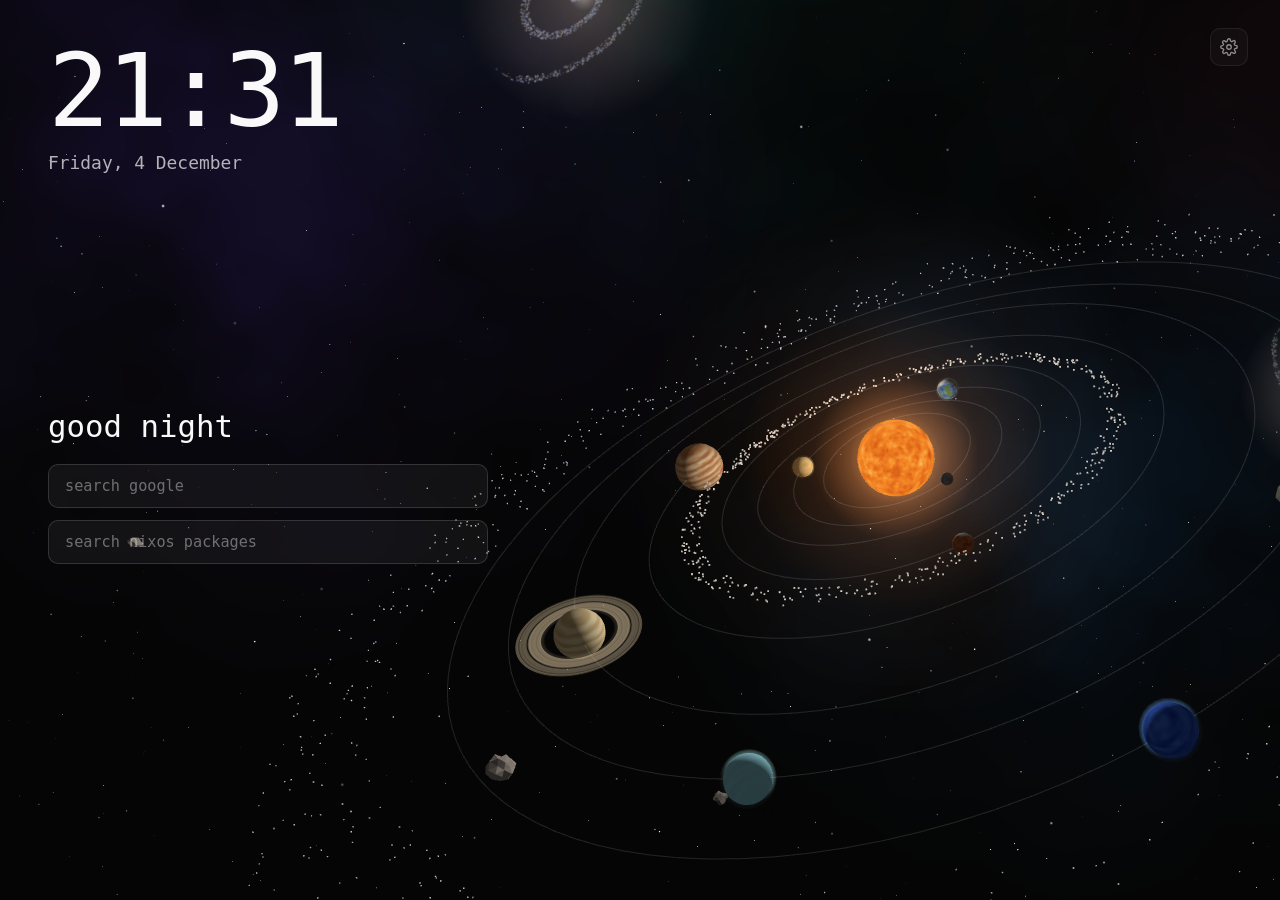
<file: index.html>
<!doctype html>
<meta charset="utf-8" />
<title>New Tab</title>
<link rel="icon" href="icon.svg" type="image/svg+xml" />
<link rel="stylesheet" href="styles/style.css" />
<canvas id="scene"></canvas>

<button
  id="settings-btn"
  type="button"
  aria-label="settings"
  aria-expanded="false"
>
  <svg
    viewBox="0 0 24 24"
    width="18"
    height="18"
    fill="none"
    stroke="currentColor"
    stroke-width="1.8"
    stroke-linecap="round"
    stroke-linejoin="round"
    aria-hidden="true"
  >
    <circle cx="12" cy="12" r="3" />
    <path
      d="M19.4 15a1.7 1.7 0 0 0 .3 1.8l.1.1a2 2 0 1 1-2.8 2.8l-.1-.1a1.7 1.7 0 0 0-1.8-.3 1.7 1.7 0 0 0-1 1.5V21a2 2 0 1 1-4 0v-.1a1.7 1.7 0 0 0-1-1.5 1.7 1.7 0 0 0-1.8.3l-.1.1a2 2 0 1 1-2.8-2.8l.1-.1a1.7 1.7 0 0 0 .3-1.8 1.7 1.7 0 0 0-1.5-1H3a2 2 0 1 1 0-4h.1a1.7 1.7 0 0 0 1.5-1 1.7 1.7 0 0 0-.3-1.8l-.1-.1a2 2 0 1 1 2.8-2.8l.1.1a1.7 1.7 0 0 0 1.8.3h0a1.7 1.7 0 0 0 1-1.5V3a2 2 0 1 1 4 0v.1a1.7 1.7 0 0 0 1 1.5h0a1.7 1.7 0 0 0 1.8-.3l.1-.1a2 2 0 1 1 2.8 2.8l-.1.1a1.7 1.7 0 0 0-.3 1.8v0a1.7 1.7 0 0 0 1.5 1H21a2 2 0 1 1 0 4h-.1a1.7 1.7 0 0 0-1.5 1z"
    />
  </svg>
</button>

<form id="settings" hidden>
  <label
    >your name
    <input
      id="set-name"
      type="text"
      placeholder="optional"
      autocomplete="off"
      spellcheck="false"
      maxlength="40"
    />
  </label>
  <label
    >timezone
    <input
      id="set-tz"
      type="text"
      list="tzlist"
      placeholder="Asia/Jakarta"
      autocomplete="off"
      spellcheck="false"
    />
  </label>
  <datalist id="tzlist"></datalist>
  <label
    >github username
    <input
      id="set-gh"
      type="text"
      placeholder="optional"
      autocomplete="off"
      spellcheck="false"
      maxlength="39"
    />
  </label>
  <div class="set-row">
    <button type="submit">save</button>
    <button type="button" id="set-reset">reset</button>
  </div>
</form>

<header id="time">
  <div id="clock"></div>
  <div id="date"></div>
</header>

<main id="search">
  <h1 id="greeting"></h1>
  <form action="https://www.google.com/search" method="get">
    <input
      type="text"
      name="q"
      placeholder="search google"
      autocomplete="off"
      spellcheck="false"
      aria-label="search google"
    />
  </form>
  <form action="https://search.nixos.org/packages" method="get">
    <input type="hidden" name="channel" value="unstable" />
    <input
      type="text"
      name="query"
      placeholder="search nixos packages"
      autocomplete="off"
      spellcheck="false"
      aria-label="search nixos packages"
    />
  </form>
</main>

<aside id="gh" hidden>
  <div class="gh-title" id="gh-title"></div>
  <div class="gh-row">
    <span id="gh-commits">–</span><small>contributions (1y)</small>
  </div>
  <div id="gh-nix" hidden>
    <div class="gh-title gh-sub">nixpkgs</div>
    <div class="gh-row">
      <span id="gh-merged">–</span><small>merged PRs</small>
    </div>
    <div class="gh-row"><span id="gh-open">–</span><small>open</small></div>
    <div class="gh-latest" id="gh-latest"></div>
  </div>
</aside>

<div id="label"></div>

<script src="scripts/settings.js"></script>
<script src="scripts/clock.js"></script>
<script src="scripts/github.js"></script>
<script type="module" src="scripts/solar.js"></script>
</file>
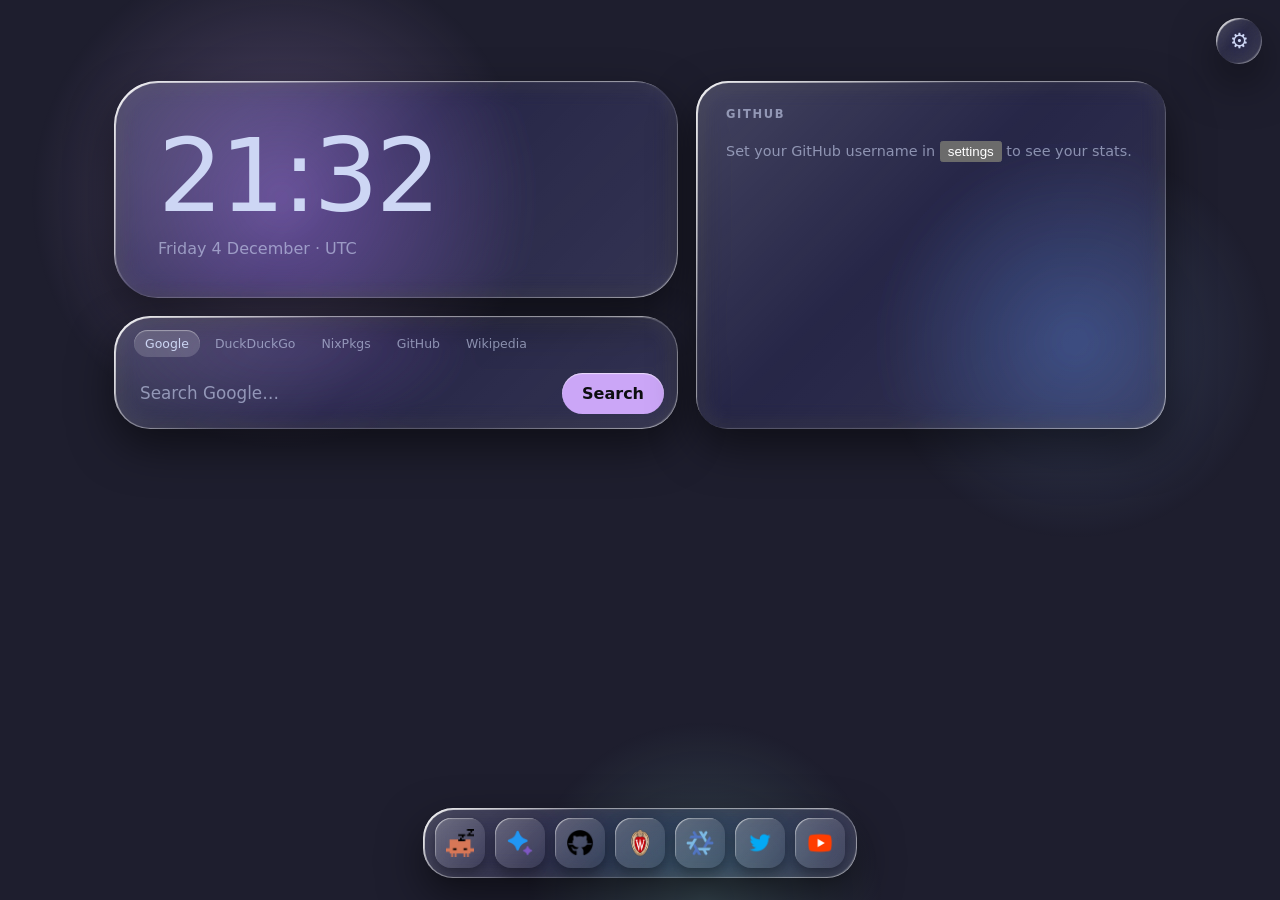
<file: glass/index.html>
<!doctype html>
<html lang="en">
  <head>
    <meta charset="utf-8" />
    <meta name="viewport" content="width=device-width, initial-scale=1" />
    <title>New Tab</title>
    <link rel="stylesheet" href="style.css" />
    <link rel="icon" type="image/svg+xml" href="icon.svg" />
  </head>
  <body data-theme="catppuccin" data-wp="glow">
    <div class="bg" id="bg"></div>

    <button
      class="card gear"
      id="settings-btn"
      aria-label="Settings"
      aria-haspopup="dialog"
      title="Settings"
    >
      ⚙&#xFE0E;
    </button>

    <main class="wrap">
      <div class="col">
        <section class="card hero">
          <div class="clockrow">
            <div>
              <div id="time">--:--</div>
              <div id="date"></div>
            </div>
            <div class="disc" id="disc" hidden>
              <img id="disc-art" alt="" hidden />
            </div>
          </div>
          <div class="np" id="np" hidden>
            <div id="np-title"></div>
            <div id="np-artist"></div>
            <div id="np-progress" hidden>
              <div class="bar"><i id="np-bar"></i></div>
              <div class="times">
                <span id="np-pos"></span><span id="np-len"></span>
              </div>
            </div>
          </div>
        </section>

        <form class="card search" id="sf" autocomplete="off">
          <div class="engines" id="engines">
            <span class="pill" id="pill"></span>
          </div>
          <div class="field">
            <input id="q" type="text" placeholder="Search…" autofocus />
            <button type="submit">Search</button>
          </div>
        </form>
      </div>

      <div class="col">
        <section class="card stat" id="gh">
          <h2 id="gh-title">github</h2>
          <div id="gh-body">
            <div class="big" id="gh-commits">—</div>
            <div class="cap" id="gh-cap">contributions in the last year</div>
            <div class="heat" id="heat"></div>
          </div>
          <div class="cap" id="gh-empty" hidden>
            Set your GitHub username in
            <button type="button" id="gh-open-settings">settings</button> to see
            your stats.
          </div>
        </section>

        <section class="card stat" id="gh-nix" hidden>
          <h2>nixpkgs pull requests</h2>
          <div class="tabs" id="prtabs">
            <button type="button" data-t="open">open</button
            ><button type="button" data-t="merged">merged</button>
          </div>
          <div id="prlist"></div>
          <a class="more" id="prmore" hidden></a>
        </section>
      </div>
    </main>

    <dialog class="modal" id="settings" aria-labelledby="settings-title">
      <form id="settings-form">
        <h3 id="settings-title">Settings</h3>
        <label
          >GitHub username
          <input
            id="set-gh"
            type="text"
            placeholder="octocat"
            autocomplete="off"
            spellcheck="false"
          />
        </label>
        <label
          >GitHub token (optional)
          <input
            id="set-token"
            type="password"
            placeholder="github_pat_…"
            autocomplete="off"
            spellcheck="false"
          />
          <small
            >A read-only token (read:user) includes private contributions and
            raises GitHub’s rate limit. Stored only in this browser and sent
            only to api.github.com.</small
          >
        </label>
        <label
          >Timezone
          <input
            id="set-tz"
            type="text"
            list="tzlist"
            placeholder="Asia/Jakarta"
            autocomplete="off"
            spellcheck="false"
          />
          <small>Leave empty to use your system timezone.</small>
        </label>
        <datalist id="tzlist"></datalist>
        <label class="check"
          ><input id="set-player" type="checkbox" />Show now playing</label
        >
        <small class="hint"
          >Needs a small local helper (Linux). See the
          <a
            href="https://github.com/hosea-joveldy/lumitab/blob/main/NOW_PLAYING.md"
            target="_blank"
            rel="noopener noreferrer"
            >setup guide</a
          >.</small
        >
        <label
          >Theme
          <select id="set-theme">
            <option value="catppuccin">Catppuccin Mocha</option>
            <option value="nord">Nord</option>
            <option value="gruvbox">Gruvbox</option>
            <option value="everforest">Everforest</option>
          </select>
        </label>
        <label
          >Background
          <select id="set-bg">
            <option value="glow">Theme glow</option>
            <option value="custom">Custom image</option>
          </select>
        </label>
        <label
          >Upload an image
          <input id="set-file" type="file" accept="image/*" />
          <small id="file-note"
            >Downscaled to 1920px and stored only in this browser. Dark images
            with soft highlights work best.</small
          >
        </label>
        <label
          >Dim
          <input id="set-dim" type="range" min="0" max="80" step="5" />
        </label>
        <div class="engedit">
          <div class="dh">
            <span>Search engines</span
            ><button type="button" id="eng-reset">Reset engines</button>
          </div>
          <div id="eng-rows"></div>
          <button type="button" class="addbtn" id="eng-add">
            + Add engine
          </button>
          <small
            >Put %s where the search words go, for example
            https://example.com/search?q=%s. Up to 8 engines.</small
          >
        </div>
        <div class="dockedit">
          <div class="dh">
            <span>Dock</span
            ><button type="button" id="dock-reset">Reset dock</button>
          </div>
          <div id="dock-rows"></div>
          <button type="button" class="addbtn" id="dock-add">+ Add link</button>
          <small id="dock-note"
            >Drag ⠿ or use the arrows to reorder. Click an icon square to upload
            an image. Up to 12 links.</small
          >
          <input type="file" id="dock-file" accept="image/*" hidden />
        </div>
        <div class="actions">
          <button type="button" class="link" id="set-reset">Reset</button>
          <span class="sp"></span>
          <button type="button" id="set-cancel">Cancel</button>
          <button type="submit" class="primary">Save</button>
        </div>
      </form>
    </dialog>

    <nav class="card dock" id="dock"></nav>

    <script src="script.js"></script>
  </body>
</html>
</file>
<file: styles/style.css>
[hidden] {
  display: none !important;
}

html,
body {
  margin: 0;
  height: 100%;
  background: #050505;
  overflow: hidden;
  color: #f9f9f9;
  font-family: "JetBrains Mono", ui-monospace, monospace;
}
#scene {
  position: fixed;
  inset: 0;
  width: 100%;
  height: 100%;
  display: block;
}

#time {
  position: fixed;
  top: 40px;
  left: 48px;
  pointer-events: none;
}
#clock {
  font-size: clamp(3.5rem, 8vw, 7rem);
  font-weight: 300;
  line-height: 1;
  letter-spacing: -0.03em;
}
#date {
  margin-top: 10px;
  font-size: clamp(0.9rem, 1.4vw, 1.25rem);
  opacity: 0.7;
}

#search {
  position: fixed;
  left: 48px;
  top: 54%;
  transform: translateY(-50%);
  width: min(440px, 42vw);
  display: flex;
  flex-direction: column;
  gap: 12px;
}
#greeting {
  margin: 0 0 8px;
  font-size: clamp(1.4rem, 2.4vw, 2rem);
  font-weight: 300;
}
#search form {
  margin: 0;
}
#search input[type="text"] {
  width: 100%;
  box-sizing: border-box;
  padding: 12px 16px;
  font: inherit;
  font-size: 0.95rem;
  color: #f9f9f9;
  background: rgba(255, 255, 255, 0.05);
  border: 1px solid rgba(255, 255, 255, 0.14);
  border-radius: 10px;
  outline: none;
  transition:
    border-color 0.15s,
    background 0.15s;
}
#search input[type="text"]::placeholder {
  color: rgba(249, 249, 249, 0.4);
}
#search input[type="text"]:focus {
  border-color: rgba(249, 249, 249, 0.6);
  background: rgba(255, 255, 255, 0.08);
}

#gh {
  position: fixed;
  right: 40px;
  bottom: 36px;
  text-align: right;
  pointer-events: none;
}
.gh-title {
  font-size: 0.75rem;
  opacity: 0.5;
  margin-bottom: 8px;
  letter-spacing: 0.08em;
}
.gh-row {
  font-size: 1.1rem;
  line-height: 1.5;
}
.gh-row small {
  margin-left: 8px;
  font-size: 0.75rem;
  opacity: 0.55;
}
.gh-sub {
  margin-top: 14px;
}
.gh-latest {
  margin-top: 6px;
  max-width: 280px;
  font-size: 0.75rem;
  opacity: 0.55;
  white-space: nowrap;
  overflow: hidden;
  text-overflow: ellipsis;
  margin-left: auto;
}

#label {
  position: fixed;
  left: 0;
  top: 0;
  pointer-events: none;
  opacity: 0;
  padding: 4px 9px;
  font-size: 0.75rem;
  letter-spacing: 0.06em;
  color: #f9f9f9;
  background: rgba(5, 5, 5, 0.8);
  border: 1px solid rgba(255, 255, 255, 0.18);
  border-radius: 6px;
  transition: opacity 0.12s;
  will-change: transform;
}

/* settings */
#settings-btn {
  position: fixed;
  top: 28px;
  right: 32px;
  z-index: 5;
  width: 38px;
  height: 38px;
  display: grid;
  place-items: center;
  padding: 0;
  cursor: pointer;
  color: #f9f9f9;
  opacity: 0.55;
  background: rgba(255, 255, 255, 0.05);
  border: 1px solid rgba(255, 255, 255, 0.14);
  border-radius: 10px;
  transition:
    opacity 0.15s,
    background 0.15s;
}
#settings-btn:hover,
#settings-btn[aria-expanded="true"] {
  opacity: 1;
  background: rgba(255, 255, 255, 0.1);
}

#settings {
  position: fixed;
  top: 76px;
  right: 32px;
  z-index: 5;
  width: 280px;
  box-sizing: border-box;
  display: flex;
  flex-direction: column;
  gap: 14px;
  padding: 18px;
  margin: 0;
  background: rgba(12, 12, 12, 0.94);
  border: 1px solid rgba(255, 255, 255, 0.16);
  border-radius: 12px;
}
#settings label {
  display: flex;
  flex-direction: column;
  gap: 6px;
  font-size: 0.72rem;
  letter-spacing: 0.06em;
  opacity: 0.85;
}
#settings input {
  width: 100%;
  box-sizing: border-box;
  padding: 9px 12px;
  font: inherit;
  font-size: 0.85rem;
  letter-spacing: 0;
  color: #f9f9f9;
  background: rgba(255, 255, 255, 0.05);
  border: 1px solid rgba(255, 255, 255, 0.14);
  border-radius: 8px;
  outline: none;
}
#settings input:focus {
  border-color: rgba(249, 249, 249, 0.6);
}
#settings input::placeholder {
  color: rgba(249, 249, 249, 0.35);
}
.set-row {
  display: flex;
  gap: 8px;
}
.set-row button {
  flex: 1;
  padding: 9px 0;
  font: inherit;
  font-size: 0.8rem;
  color: #f9f9f9;
  cursor: pointer;
  background: rgba(255, 255, 255, 0.06);
  border: 1px solid rgba(255, 255, 255, 0.16);
  border-radius: 8px;
}
.set-row button:hover {
  background: rgba(255, 255, 255, 0.12);
}
.set-row button[type="submit"] {
  background: #f9f9f9;
  color: #050505;
  border-color: #f9f9f9;
}
.set-row button[type="submit"]:hover {
  background: #fff;
}
</file>
<file: glass/style.css>
:root {
  color-scheme: dark;
  --bg: #1e1e2e;
  --fg: #cdd6f4;
  --accent: #cba6f7;
  --g1: rgba(203, 166, 247, 0.3);
  --g2: rgba(137, 180, 250, 0.2);
  --g3: rgba(148, 226, 213, 0.2);
  --r: 34px;
  --icon: 50px;
  --pad: 10px;
  --font: system-ui, -apple-system, "Segoe UI", sans-serif;
}
*,
*::before,
*::after {
  box-sizing: border-box;
}
[hidden] {
  display: none !important;
}
html {
  height: 100%;
}
body {
  margin: 0;
  min-height: 100%;
  background: var(--bg);
  color: var(--fg);
  --muted: color-mix(in srgb, var(--fg) 60%, transparent);
  font-family: var(--font);
  overflow-x: hidden;
}

/* Static soft glows only: no animation, no filter, so backdrop-filter never flickers */
.bg {
  position: fixed;
  inset: 0;
  z-index: 0;
  pointer-events: none;
  background:
    radial-gradient(circle 28vmax at 22% 22%, var(--g1), transparent 70%),
    radial-gradient(circle 22vmax at 84% 38%, var(--g2), transparent 70%),
    radial-gradient(circle 20vmax at 55% 100%, var(--g3), transparent 70%);
}
.bg::after {
  content: "";
  position: absolute;
  inset: 0;
  background: rgba(0, 0, 0, var(--dim, 0));
}

.card,
.modal {
  border-radius: var(--r);
  background: linear-gradient(
    135deg,
    rgba(255, 255, 255, 0.16),
    rgba(255, 255, 255, 0.03) 45%,
    rgba(255, 255, 255, 0.09)
  );
  backdrop-filter: blur(12px) saturate(190%) brightness(1.12);
  -webkit-backdrop-filter: blur(12px) saturate(190%) brightness(1.12);
  box-shadow:
    inset 2px 2px 1px -1px rgba(255, 255, 255, 0.55),
    inset -2px -2px 1px -1px rgba(255, 255, 255, 0.22),
    inset 0 0 26px rgba(255, 255, 255, 0.07),
    0 18px 44px rgba(0, 0, 0, 0.5);
}
.card {
  position: relative;
}
.card::before,
.modal::before {
  content: "";
  position: absolute;
  inset: 0;
  border-radius: inherit;
  padding: 1.5px;
  pointer-events: none;
  background: linear-gradient(
    135deg,
    rgba(255, 255, 255, 0.85),
    rgba(255, 255, 255, 0) 32%,
    rgba(255, 255, 255, 0) 68%,
    rgba(255, 255, 255, 0.45)
  );
  -webkit-mask:
    linear-gradient(#000 0 0) content-box,
    linear-gradient(#000 0 0);
  -webkit-mask-composite: xor;
  mask:
    linear-gradient(#000 0 0) content-box exclude,
    linear-gradient(#000 0 0);
}

.wrap {
  position: relative;
  z-index: 1;
  max-width: 1100px;
  margin: 0 auto;
  padding: clamp(70px, 9vh, 110px) 24px 160px;
  display: grid;
  grid-template-columns: minmax(0, 1.2fr) minmax(0, 1fr);
  gap: 18px;
  align-items: stretch;
}
.col {
  display: flex;
  flex-direction: column;
  gap: 18px;
  min-width: 0;
}

.hero {
  --r: 44px;
  padding: 44px 44px 40px;
  flex: 1;
  display: flex;
  flex-direction: column;
  justify-content: center;
}
#time {
  font-size: clamp(3.5rem, 9vw, 6.4rem);
  font-weight: 200;
  letter-spacing: -0.03em;
  line-height: 1;
}
#date {
  color: var(--muted);
  margin-top: 12px;
}

.search {
  --r: 36px;
  padding: 14px;
}
.engines {
  position: relative;
  display: flex;
  flex-wrap: wrap;
  gap: 4px;
  padding: 0 6px 10px;
  margin: 0 0 4px;
}
.pill {
  position: absolute;
  top: 0;
  left: 0;
  border-radius: 999px;
  pointer-events: none;
  background: rgba(255, 255, 255, 0.16);
  box-shadow: inset 0 1px 1px rgba(255, 255, 255, 0.4);
  opacity: 0;
}
.pill.ready {
  opacity: 1;
  transition:
    transform 0.35s cubic-bezier(0.3, 1.35, 0.5, 1),
    width 0.35s cubic-bezier(0.3, 1.35, 0.5, 1);
}
.engines button {
  position: relative;
  z-index: 1;
  border: 0;
  background: none;
  color: var(--muted);
  font: inherit;
  font-size: 0.78rem;
  padding: 6px 11px;
  border-radius: 999px;
  cursor: pointer;
  transition: color 0.2s;
}
.engines button:hover {
  color: var(--fg);
}
.engines button.on {
  color: var(--fg);
}
.field {
  display: flex;
  align-items: center;
  gap: 10px;
  padding: 0 0 0 12px;
}
.field input {
  flex: 1;
  min-width: 0;
  background: none;
  border: 0;
  outline: 0;
  color: inherit;
  font: inherit;
  font-size: 1.05rem;
  padding: 12px 0;
}
.field input::placeholder {
  color: var(--muted);
  transition:
    opacity 0.12s,
    transform 0.12s;
}
.field input.swap::placeholder {
  opacity: 0;
  transform: translateY(4px);
}
.field button {
  border: 0;
  border-radius: 999px;
  padding: 11px 20px;
  font: inherit;
  font-weight: 600;
  color: #0d0e10;
  background: var(--accent);
  cursor: pointer;
  box-shadow: inset 0 1px 1px rgba(255, 255, 255, 0.6);
}

.stat {
  --r: 32px;
  padding: 26px 30px;
  display: flex;
  flex-direction: column;
}
#gh {
  flex: 1;
}
#gh-nix {
  flex: none;
  min-height: 180px;
}
#gh-body {
  flex: 1;
  display: flex;
  flex-direction: column;
}
#gh-body .cap {
  margin-bottom: 18px;
}
.stat h2 {
  margin: 0 0 12px;
  font-size: 0.72rem;
  font-weight: 600;
  text-transform: uppercase;
  letter-spacing: 0.14em;
  color: var(--muted);
  overflow: hidden;
  text-overflow: ellipsis;
  white-space: nowrap;
}
.big {
  font-size: 3.2rem;
  font-weight: 200;
  letter-spacing: -0.02em;
  line-height: 1;
}
.cap {
  color: var(--muted);
  font-size: 0.9rem;
  margin-top: 8px;
}
.cap a {
  color: var(--accent);
  background: none;
  border: 0;
  padding: 0;
  font: inherit;
  cursor: pointer;
  text-decoration: underline;
}
.pair {
  display: grid;
  grid-template-columns: minmax(0, 1fr) minmax(0, 1fr);
  gap: 16px;
}
.latest {
  margin-top: 16px;
  color: var(--muted);
  font-size: 0.85rem;
  white-space: nowrap;
  overflow: hidden;
  text-overflow: ellipsis;
}

.gear {
  position: fixed;
  top: 18px;
  right: 18px;
  z-index: 6;
  width: 46px;
  height: 46px;
  --r: 50%;
  border: 0;
  padding: 0;
  display: grid;
  place-items: center;
  color: var(--fg);
  font-size: 1.3rem;
  cursor: pointer;
}
.gear:hover {
  color: var(--accent);
}
.modal {
  border: 0;
  padding: 28px;
  width: min(460px, calc(100vw - 32px));
  max-height: calc(100vh - 32px);
  overflow: auto;
  color: var(--fg);
  --r: 30px;
  font-family: var(--font);
}
.modal::backdrop {
  background: rgba(8, 9, 11, 0.55);
  backdrop-filter: blur(6px);
  -webkit-backdrop-filter: blur(6px);
}
.modal h3 {
  margin: 0 0 18px;
  font-size: 1.15rem;
  font-weight: 500;
}
.modal label {
  display: block;
  margin-bottom: 16px;
  font-size: 0.78rem;
  color: var(--muted);
}
.modal input {
  display: block;
  width: 100%;
  margin-top: 6px;
  padding: 11px 14px;
  border-radius: 14px;
  border: 1px solid rgba(255, 255, 255, 0.18);
  background: rgba(255, 255, 255, 0.07);
  color: var(--fg);
  font: inherit;
  font-size: 0.95rem;
  outline: 0;
}
.modal input:focus {
  border-color: var(--accent);
}
.modal small {
  display: block;
  margin-top: 5px;
  font-size: 0.72rem;
  opacity: 0.8;
}
.actions {
  display: flex;
  align-items: center;
  gap: 8px;
  margin-top: 22px;
}
.actions .sp {
  flex: 1;
}
.actions button {
  border: 0;
  border-radius: 999px;
  padding: 10px 18px;
  font: inherit;
  font-size: 0.9rem;
  cursor: pointer;
  color: var(--fg);
  background: rgba(255, 255, 255, 0.1);
}
.actions .primary {
  background: var(--accent);
  color: #0d0e10;
  font-weight: 600;
}
.actions .link {
  background: none;
  color: var(--muted);
  padding: 10px 4px;
}
.actions .link:hover {
  color: var(--fg);
}

.dock {
  --r: 30px;
  position: fixed;
  left: 0;
  right: 0;
  bottom: 22px;
  margin: 0 auto;
  z-index: 4;
  width: max-content;
  max-width: calc(100vw - 20px);
  height: calc(var(--icon) + var(--pad) * 2);
  display: flex;
  align-items: flex-end;
  gap: 10px;
  padding: var(--pad) 12px;
}
.dock a {
  flex: none;
  position: relative;
  display: block;
  width: var(--icon);
  height: var(--icon);
  text-decoration: none;
  color: var(--fg);
}
.dock b {
  display: grid;
  place-items: center;
  width: 100%;
  height: 100%;
  border-radius: 16px;
  background: linear-gradient(
    135deg,
    rgba(255, 255, 255, 0.22),
    rgba(255, 255, 255, 0.05)
  );
  box-shadow:
    inset 1.5px 1.5px 1px -1px rgba(255, 255, 255, 0.6),
    0 6px 14px rgba(0, 0, 0, 0.35);
  font-size: 1.2rem;
  font-weight: 600;
  transform-origin: 50% 100%;
  transform: translateX(calc(var(--tx, 0) * 1px)) scale(var(--s, 1));
  transition: transform 0.12s ease-out;
}
.dock img {
  width: 56%;
  height: 56%;
  object-fit: contain;
}
.dock a:focus-visible {
  outline: 0;
}
.dock a:focus-visible b {
  --s: 1.35;
}
.dock em {
  position: absolute;
  bottom: calc(100% + 14px + (var(--s, 1) - 1) * var(--icon));
  left: 50%;
  transform: translateX(calc(-50% + var(--tx, 0) * 1px));
  padding: 4px 10px;
  border-radius: 999px;
  background: rgba(20, 20, 24, 0.82);
  font-style: normal;
  font-size: 0.75rem;
  white-space: nowrap;
  opacity: 0;
  pointer-events: none;
  transition: opacity 0.15s;
}
.dock a:hover em,
.dock a:focus-visible em {
  opacity: 1;
}

@media (max-width: 820px) {
  .wrap {
    grid-template-columns: minmax(0, 1fr);
    padding-top: 90px;
  }
  .hero {
    padding: 36px 28px;
  }
}
@media (max-width: 560px) {
  :root {
    --icon: 40px;
    --pad: 8px;
  }
  .dock {
    gap: 6px;
    padding: var(--pad);
  }
}

body[data-theme="catppuccin"] {
  --bg: #1e1e2e;
  --fg: #cdd6f4;
  --accent: #cba6f7;
  --g1: rgba(203, 166, 247, 0.3);
  --g2: rgba(137, 180, 250, 0.2);
  --g3: rgba(148, 226, 213, 0.2);
}
body[data-theme="nord"] {
  --bg: #2e3440;
  --fg: #eceff4;
  --accent: #88c0d0;
  --g1: rgba(136, 192, 208, 0.28);
  --g2: rgba(129, 161, 193, 0.2);
  --g3: rgba(180, 142, 173, 0.2);
}
body[data-theme="gruvbox"] {
  --bg: #282828;
  --fg: #ebdbb2;
  --accent: #fabd2f;
  --g1: rgba(254, 128, 25, 0.24);
  --g2: rgba(131, 165, 152, 0.18);
  --g3: rgba(211, 134, 155, 0.16);
}
body[data-theme="everforest"] {
  --bg: #2d353b;
  --fg: #d3c6aa;
  --accent: #a7c080;
  --g1: rgba(167, 192, 128, 0.26);
  --g2: rgba(127, 187, 179, 0.2);
  --g3: rgba(219, 188, 127, 0.16);
}
body[data-wp="custom"] .bg {
  background: var(--bg) center/cover no-repeat;
}

.heat {
  display: grid;
  grid-auto-flow: column;
  grid-template-rows: repeat(7, auto);
  gap: 2px;
  margin-top: auto;
}
.heat i {
  aspect-ratio: 1;
  border-radius: 2px;
  background: rgba(255, 255, 255, 0.07);
}
.heat i.pad {
  background: none;
}
.heat i[data-l="1"] {
  background: color-mix(in srgb, var(--accent) 28%, transparent);
}
.heat i[data-l="2"] {
  background: color-mix(in srgb, var(--accent) 50%, transparent);
}
.heat i[data-l="3"] {
  background: color-mix(in srgb, var(--accent) 75%, transparent);
}
.heat i[data-l="4"] {
  background: var(--accent);
}

.tabs {
  display: flex;
  gap: 4px;
  margin-bottom: 12px;
}
.tabs button {
  border: 0;
  background: none;
  color: var(--muted);
  font: inherit;
  font-size: 0.8rem;
  padding: 5px 12px;
  border-radius: 999px;
  cursor: pointer;
}
.tabs button.on {
  background: rgba(255, 255, 255, 0.16);
  color: var(--fg);
  box-shadow: inset 0 1px 1px rgba(255, 255, 255, 0.4);
}
.pr {
  display: grid;
  grid-template-columns: auto 1fr auto;
  gap: 10px;
  align-items: center;
  padding: 8px 6px;
  border-radius: 12px;
  color: var(--fg);
  text-decoration: none;
  font-size: 0.88rem;
}
.pr:hover {
  background: rgba(255, 255, 255, 0.08);
}
.pr::before {
  content: "";
  width: 8px;
  height: 8px;
  border-radius: 50%;
  background: #56d364;
}
.pr.merged::before {
  background: #ab7df8;
}
.pr .t {
  overflow: hidden;
  text-overflow: ellipsis;
  white-space: nowrap;
}
.pr .m {
  color: var(--muted);
  font-size: 0.75rem;
  white-space: nowrap;
}
.none {
  color: var(--muted);
  font-size: 0.88rem;
  padding: 8px 6px;
}
.more {
  display: inline-block;
  margin-top: 8px;
  padding: 0 6px;
  color: var(--accent);
  font-size: 0.82rem;
  text-decoration: none;
}
.more:hover {
  text-decoration: underline;
}

.modal select {
  display: block;
  width: 100%;
  margin-top: 6px;
  padding: 11px 14px;
  border-radius: 14px;
  border: 1px solid rgba(255, 255, 255, 0.18);
  background: rgba(255, 255, 255, 0.07);
  color: var(--fg);
  font: inherit;
  font-size: 0.95rem;
  outline: 0;
}
.modal select option {
  background: #1b1c20;
  color: #f1f2f6;
}
.modal input[type="range"] {
  padding: 0;
  border: 0;
  background: none;
  accent-color: var(--accent);
}
.modal input[type="file"] {
  font-size: 0.8rem;
}

.dockedit,
.engedit {
  margin: 4px 0 6px;
}
.engedit {
  margin-bottom: 18px;
}
.drow.erow {
  grid-template-columns: 1fr auto;
}
.dh {
  display: flex;
  justify-content: space-between;
  align-items: center;
  font-size: 0.78rem;
  color: var(--muted);
  margin-bottom: 8px;
}
.dh button {
  background: none;
  border: 0;
  color: var(--muted);
  font: inherit;
  font-size: 0.75rem;
  cursor: pointer;
  padding: 0;
}
.dh button:hover {
  color: var(--fg);
}
.drow {
  display: grid;
  grid-template-columns: auto 40px 1fr auto;
  gap: 8px;
  align-items: center;
  padding: 8px;
  margin-bottom: 6px;
  border-radius: 14px;
  background: rgba(255, 255, 255, 0.05);
}
.drow.drag {
  opacity: 0.4;
}
.drow .h {
  cursor: grab;
  color: var(--muted);
  user-select: none;
  padding: 0 2px;
}
.drow .ic {
  width: 40px;
  height: 40px;
  border-radius: 12px;
  border: 1px dashed rgba(255, 255, 255, 0.25);
  background: rgba(255, 255, 255, 0.06);
  color: var(--fg);
  display: grid;
  place-items: center;
  cursor: pointer;
  padding: 0;
  font: inherit;
  font-weight: 600;
  overflow: hidden;
}
.drow .ic:hover {
  border-color: var(--accent);
}
.drow .ic img {
  width: 24px;
  height: 24px;
  object-fit: contain;
}
.drow .f {
  display: grid;
  gap: 4px;
  min-width: 0;
}
.drow .f input {
  margin: 0;
  padding: 7px 10px;
  font-size: 0.82rem;
  border-radius: 10px;
}
.drow .a {
  display: grid;
  gap: 1px;
}
.drow .a button {
  border: 0;
  background: none;
  color: var(--muted);
  cursor: pointer;
  font-size: 0.72rem;
  padding: 1px 6px;
  line-height: 1.25;
}
.drow .a button:hover {
  color: var(--fg);
}
.addbtn {
  width: 100%;
  border: 1px dashed rgba(255, 255, 255, 0.25);
  background: none;
  color: var(--muted);
  font: inherit;
  font-size: 0.85rem;
  padding: 9px;
  border-radius: 14px;
  cursor: pointer;
}
.addbtn:hover {
  color: var(--fg);
  border-color: var(--accent);
}
.dockedit small,
.engedit small {
  display: block;
  margin-top: 8px;
  font-size: 0.72rem;
  color: var(--muted);
}

.clockrow {
  display: flex;
  flex-wrap: wrap;
  align-items: center;
  justify-content: space-between;
  gap: 24px;
}
.np {
  margin-top: 24px;
  min-width: 0;
  transition: opacity 0.3s;
}
.np.paused {
  opacity: 0.6;
}
.bar {
  height: 4px;
  border-radius: 2px;
  background: rgba(255, 255, 255, 0.12);
  margin-top: 16px;
  overflow: hidden;
}
.bar i {
  display: block;
  height: 100%;
  width: 0;
  background: var(--accent);
  transition: width 1s linear;
}
.times {
  display: flex;
  justify-content: space-between;
  margin-top: 6px;
  font-size: 0.72rem;
  color: var(--muted);
  font-variant-numeric: tabular-nums;
}
#np-title,
#np-artist {
  white-space: nowrap;
  overflow: hidden;
  text-overflow: ellipsis;
}
#np-title {
  font-size: 1.05rem;
}
#np-artist {
  color: var(--muted);
  font-size: 0.85rem;
  margin-top: 3px;
}
.disc {
  position: relative;
  flex: none;
  margin-left: auto;
  width: 112px;
  height: 112px;
  border-radius: 50%;
  overflow: hidden;
  background: repeating-radial-gradient(
    circle at center,
    #14141b 0 2px,
    #1d1d27 2px 4px
  );
  box-shadow:
    inset 0 0 0 1px rgba(255, 255, 255, 0.18),
    0 8px 22px rgba(0, 0, 0, 0.45);
  animation: spin 6s linear infinite;
  animation-play-state: paused;
}
.disc.on {
  animation-play-state: running;
}
.disc.paused {
  opacity: 0.6;
}
.disc img {
  position: absolute;
  inset: 0;
  display: block;
  width: 100%;
  height: 100%;
  object-fit: cover;
}
.disc::before {
  content: "";
  position: absolute;
  inset: 0;
  border-radius: 50%;
  z-index: 1;
  pointer-events: none;
  background: conic-gradient(
    from 20deg,
    transparent 0 30%,
    rgba(255, 255, 255, 0.12) 36%,
    transparent 44% 80%,
    rgba(255, 255, 255, 0.08) 86%,
    transparent 92%
  );
}
@keyframes spin {
  to {
    transform: rotate(360deg);
  }
}
@media (prefers-reduced-motion: reduce) {
  .disc {
    animation: none;
  }
}
.modal label.check {
  display: flex;
  align-items: center;
  gap: 10px;
  margin-bottom: 6px;
  font-size: 0.9rem;
  color: var(--fg);
  cursor: pointer;
}
.modal .check input {
  display: inline-block;
  width: 16px;
  height: 16px;
  margin: 0;
  padding: 0;
  accent-color: var(--accent);
}
.modal .hint {
  display: block;
  margin: 0 0 16px;
  font-size: 0.72rem;
  color: var(--muted);
}
.modal .hint a {
  color: var(--accent);
}
</file>
